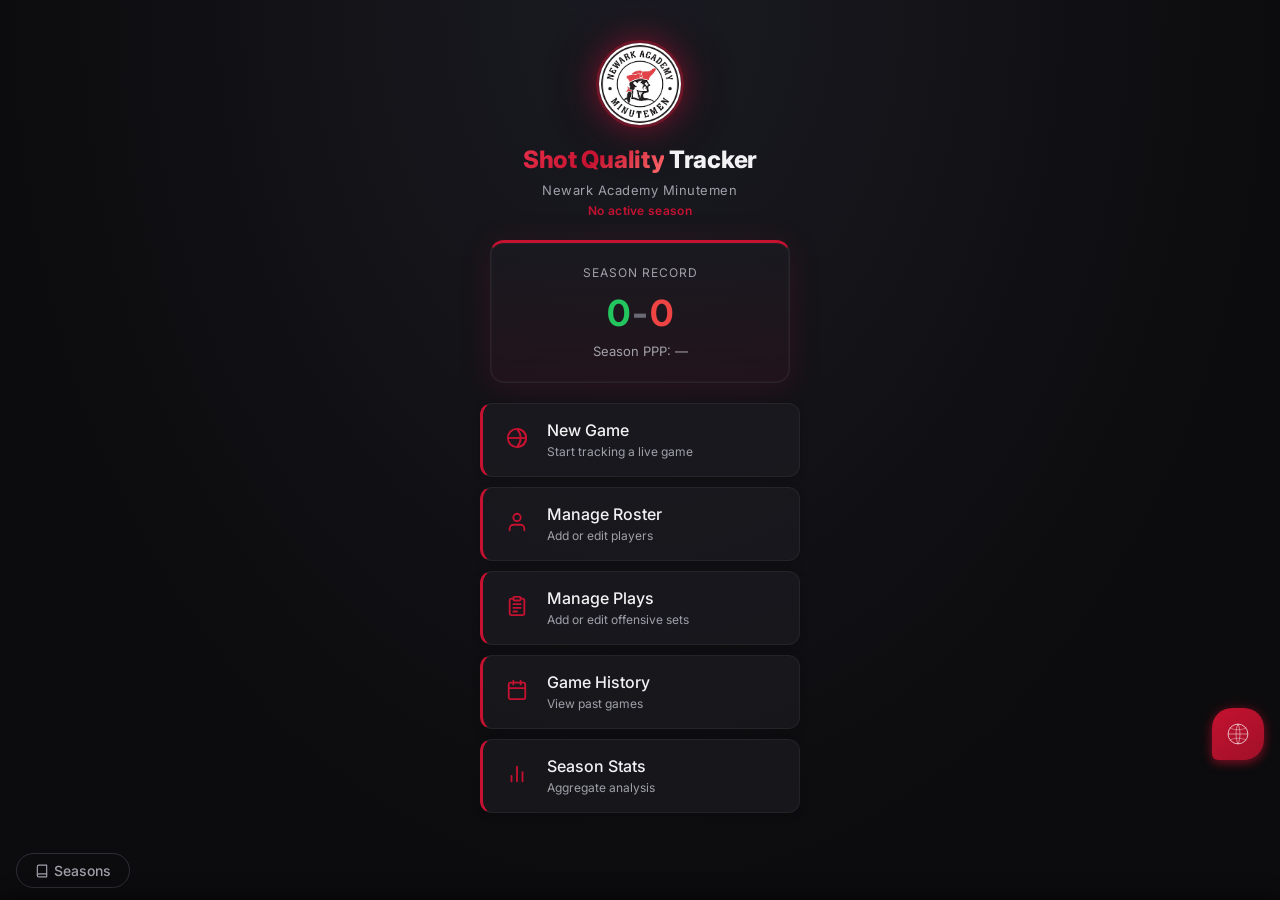
<file: index.html>
<!DOCTYPE html>
<html lang="en">
<head>
    <meta charset="UTF-8">
    <meta name="viewport" content="width=device-width, initial-scale=1.0">
    <title>NA Shot Quality Tracker</title>
    <link rel="manifest" href="manifest.json">
    <meta name="theme-color" content="#0c0c0e">
    <meta name="apple-mobile-web-app-capable" content="yes">
    <meta name="apple-mobile-web-app-status-bar-style" content="black-translucent">
    <link rel="apple-touch-icon" href="icons/icon-192.png">
    <link rel="stylesheet" href="css/variables.css">
    <link rel="stylesheet" href="css/screens.css">
    <link rel="stylesheet" href="css/components.css">
    <link rel="stylesheet" href="css/assistant.css">
</head>
<body>
<div id="app">

    <!-- ===== HOME SCREEN ===== -->
    <div id="home-screen" class="screen active">
        <div class="app-header">
            <img src="icons/na-logo.png" alt="NA" class="na-logo-img">
            <h1><span>Shot Quality</span> Tracker</h1>
            <div class="subtitle">Newark Academy Minutemen</div>
            <div class="active-season-label" id="home-season-name"></div>
        </div>
        <div class="season-record-card">
            <div class="label">Season Record</div>
            <div class="record">
                <span class="wins" id="season-wins">0</span><span class="sep">-</span><span class="losses" id="season-losses">0</span>
            </div>
            <div class="ppp" id="season-ppp">Season PPP: —</div>
        </div>
        <div class="resume-game-banner" id="resume-game-banner" style="display:none;"></div>
        <div class="home-menu">
            <button class="menu-btn" id="btn-new-game">
                <span class="icon"><svg width="22" height="22" viewBox="0 0 24 24" fill="none" stroke="currentColor" stroke-width="2"><circle cx="12" cy="12" r="10"/><path d="M12 2a10 10 0 0 1 0 20"/><path d="M2 12h20"/><path d="M12 2c2.5 3 4 6.5 4 10s-1.5 7-4 10"/></svg></span>
                <span class="btn-label">New Game<br><span class="btn-sub">Start tracking a live game</span></span>
            </button>
            <button class="menu-btn" id="btn-roster">
                <span class="icon"><svg width="22" height="22" viewBox="0 0 24 24" fill="none" stroke="currentColor" stroke-width="2" stroke-linecap="round" stroke-linejoin="round"><path d="M20 21v-2a4 4 0 0 0-4-4H8a4 4 0 0 0-4 4v2"/><circle cx="12" cy="7" r="4"/></svg></span>
                <span class="btn-label">Manage Roster<br><span class="btn-sub">Add or edit players</span></span>
            </button>
            <button class="menu-btn" id="btn-plays">
                <span class="icon"><svg width="22" height="22" viewBox="0 0 24 24" fill="none" stroke="currentColor" stroke-width="2" stroke-linecap="round" stroke-linejoin="round"><path d="M16 4h2a2 2 0 0 1 2 2v14a2 2 0 0 1-2 2H6a2 2 0 0 1-2-2V6a2 2 0 0 1 2-2h2"/><rect x="8" y="2" width="8" height="4" rx="1" ry="1"/><line x1="8" y1="10" x2="16" y2="10"/><line x1="8" y1="14" x2="16" y2="14"/><line x1="8" y1="18" x2="12" y2="18"/></svg></span>
                <span class="btn-label">Manage Plays<br><span class="btn-sub">Add or edit offensive sets</span></span>
            </button>
            <button class="menu-btn" id="btn-history">
                <span class="icon"><svg width="22" height="22" viewBox="0 0 24 24" fill="none" stroke="currentColor" stroke-width="2" stroke-linecap="round" stroke-linejoin="round"><rect x="3" y="4" width="18" height="18" rx="2" ry="2"/><line x1="16" y1="2" x2="16" y2="6"/><line x1="8" y1="2" x2="8" y2="6"/><line x1="3" y1="10" x2="21" y2="10"/></svg></span>
                <span class="btn-label">Game History<br><span class="btn-sub">View past games</span></span>
            </button>
            <button class="menu-btn" id="btn-season">
                <span class="icon"><svg width="22" height="22" viewBox="0 0 24 24" fill="none" stroke="currentColor" stroke-width="2" stroke-linecap="round" stroke-linejoin="round"><line x1="18" y1="20" x2="18" y2="10"/><line x1="12" y1="20" x2="12" y2="4"/><line x1="6" y1="20" x2="6" y2="14"/></svg></span>
                <span class="btn-label">Season Stats<br><span class="btn-sub">Aggregate analysis</span></span>
            </button>
        </div>
        <button class="seasons-corner-btn" id="btn-seasons-mgr">
            <svg width="14" height="14" viewBox="0 0 24 24" fill="none" stroke="currentColor" stroke-width="2" stroke-linecap="round" stroke-linejoin="round"><path d="M4 19.5A2.5 2.5 0 0 1 6.5 17H20"/><path d="M6.5 2H20v20H6.5A2.5 2.5 0 0 1 4 19.5v-15A2.5 2.5 0 0 1 6.5 2z"/></svg>
            Seasons
        </button>
    </div>

    <!-- ===== ROSTER SCREEN ===== -->
    <div id="roster-screen" class="screen">
        <div class="top-bar">
            <button class="back-btn" id="roster-back">&larr; Back</button>
            <span class="title">Roster</span>
            <span style="width:50px"></span>
        </div>
        <div class="roster-list" id="roster-list"></div>
        <div class="add-player-bar">
            <input type="text" id="roster-num-input" class="number-input" placeholder="#" maxlength="3" inputmode="numeric">
            <input type="text" id="roster-name-input" placeholder="Player name">
            <button class="btn btn-primary" id="roster-add-btn">Add</button>
        </div>
    </div>

    <!-- ===== PLAYS SCREEN ===== -->
    <div id="plays-screen" class="screen">
        <div class="top-bar">
            <button class="back-btn" id="plays-back">&larr; Back</button>
            <span class="title">Plays</span>
            <span style="width:50px"></span>
        </div>
        <div class="roster-list" id="plays-list"></div>
        <div class="add-player-bar">
            <input type="text" id="plays-name-input" placeholder="Play name (e.g. Motion)">
            <button class="btn btn-primary" id="plays-add-btn">Add</button>
        </div>
    </div>

    <!-- ===== GAME SETUP SCREEN ===== -->
    <div id="setup-screen" class="screen">
        <div class="top-bar">
            <button class="back-btn" id="setup-back">&larr; Back</button>
            <span class="title">New Game</span>
            <span style="width:50px"></span>
        </div>
        <div class="setup-form">
            <div class="form-group">
                <label>Opponent</label>
                <input type="text" id="setup-opponent" placeholder="e.g. Millburn">
            </div>
            <div class="form-group">
                <label>Date</label>
                <input type="date" id="setup-date">
            </div>
            <div class="form-group">
                <label>Location</label>
                <div class="toggle-group">
                    <button class="active">Home</button>
                    <button>Away</button>
                </div>
            </div>
            <div style="flex:1"></div>
            <button class="btn btn-primary btn-block btn-lg" onclick="SQT.Game.startGame()">Start Game</button>
        </div>
    </div>

    <!-- ===== TRACKING SCREEN ===== -->
    <div id="tracking-screen" class="screen">
        <div class="score-popup" id="score-popup"></div>
        <div class="quarter-splash" id="quarter-splash"><div class="splash-text" id="splash-text"></div></div>
        <div class="tracking-top">
            <span class="game-info" id="tracking-game-info">vs Opponent</span>
            <div class="quarter-selector">
                <button class="active">Q1</button>
                <button>Q2</button>
                <button>Q3</button>
                <button>Q4</button>
                <button>OT</button>
            </div>
            <div class="mini-stats">
                <span>Poss: <span class="stat-val" id="mini-poss">0</span></span>
                <span>PTS: <span class="stat-val" id="mini-pts">0</span></span>
                <span>PPP: <span class="stat-val" id="mini-ppp">—</span></span>
                <span>FG: <span class="stat-val" id="mini-fg">—</span></span>
                <span class="streak-badge" id="streak-badge"></span>
            </div>
        </div>
        <div class="momentum-dots" id="momentum-dots"></div>
        <div class="tracking-breadcrumb" id="tracking-breadcrumb"></div>
        <div class="tap-flow" id="tap-flow-area">
            <!-- Dynamic content rendered by tracker.js -->
        </div>
        <div id="timeout-bar"></div>
        <div class="tracking-bottom">
            <button id="tracking-undo-btn" class="bottom-btn undo-btn">Undo</button>
            <button id="tracking-playlist-btn" class="bottom-btn playlist-btn">Play List</button>
            <button id="tracking-dashboard-btn" class="bottom-btn stats-btn">Stats</button>
            <button id="tracking-end-btn" class="bottom-btn end-btn">End</button>
        </div>
    </div>

    <!-- ===== DASHBOARD SCREEN ===== -->
    <div id="dashboard-screen" class="screen">
        <div class="top-bar">
            <button class="back-btn" id="dashboard-back">&larr; Back</button>
            <span class="title" id="dashboard-title">Dashboard</span>
            <button class="action-btn" id="dashboard-export-btn">Export</button>
        </div>
        <div class="dashboard-tabs">
            <button data-tab="player" class="active">By Player</button>
            <button data-tab="type">By Type</button>
            <button data-tab="play">By Play</button>
            <button data-tab="quarter">By Quarter</button>
            <button data-tab="grade">By Grade</button>
            <button data-tab="wl" class="wl-tab">W / L</button>
        </div>
        <div class="dashboard-content" id="dashboard-content"></div>
    </div>

    <!-- ===== POST-GAME SCREEN ===== -->
    <div id="postgame-screen" class="screen">
        <div class="top-bar">
            <button class="back-btn" id="postgame-back">&#8592; Back</button>
            <span class="title">Game Over</span>
            <span style="width:50px"></span>
        </div>
        <div class="post-game-form">
            <div id="postgame-opponent" style="font-size:18px;color:var(--text-secondary);"></div>
            <div class="score-entry">
                <div class="score-team">
                    <div class="team-label" id="postgame-us-label">NA</div>
                    <input type="number" id="score-us" inputmode="numeric" placeholder="0">
                </div>
                <div class="vs">vs</div>
                <div class="score-team">
                    <div class="team-label" id="postgame-them-label">Them</div>
                    <input type="number" id="score-them" inputmode="numeric" placeholder="0">
                </div>
            </div>
            <button class="btn btn-primary btn-lg" onclick="SQT.Game.savePostGame()">Save Game</button>
        </div>
    </div>

    <!-- ===== GAME HISTORY SCREEN ===== -->
    <div id="history-screen" class="screen">
        <div class="top-bar">
            <button class="back-btn" id="history-back">&larr; Back</button>
            <span class="title">Game History</span>
            <span style="width:50px"></span>
        </div>
        <div class="history-list" id="history-list"></div>
    </div>

    <!-- ===== SEASON MANAGER SCREEN ===== -->
    <div id="seasons-screen" class="screen">
        <div class="top-bar">
            <button class="back-btn" id="seasons-back">&larr; Back</button>
            <span class="title">Seasons</span>
            <span style="width:50px"></span>
        </div>
        <div class="seasons-content" id="seasons-content"></div>
        <div class="seasons-bottom">
            <button class="btn btn-primary btn-block btn-lg" id="btn-new-season">+ New Season</button>
            <button class="btn btn-block" id="btn-restore-backup" style="margin-top:8px;color:var(--text-secondary);font-size:14px;">Restore from Backup</button>
        </div>
    </div>

</div><!-- /app -->

<!-- Toast -->
<div class="toast" id="toast"></div>

<!-- Scripts (order matters) -->
<script src="js/storage.js"></script>
<script src="js/roster.js"></script>
<script src="js/plays.js"></script>
<script src="js/game.js"></script>
<script src="js/tracker.js"></script>
<script src="js/dashboard.js"></script>
<script src="js/export.js"></script>
<script src="js/app.js"></script>
<script defer src="lib/chart.min.js"></script>
<script defer src="lib/html2canvas.min.js"></script>
<script defer src="js/assistant-context.js"></script>
<script defer src="js/assistant-api.js"></script>
<script defer src="js/assistant.js"></script>

<!-- Export button binding -->
<script>
document.getElementById('dashboard-export-btn').addEventListener('click', function(e) {
    e.stopPropagation();
    // Show export options
    var menu = document.createElement('div');
    menu.style.cssText = 'position:fixed;inset:0;z-index:50;display:flex;align-items:center;justify-content:center;background:rgba(0,0,0,0.4);';
    menu.innerHTML = '<div style="background:var(--bg-secondary);border:1px solid var(--border);border-radius:12px;padding:16px;width:260px;display:flex;flex-direction:column;gap:8px;">' +
        '<div style="font-size:15px;font-weight:600;text-align:center;margin-bottom:4px;">Export Data</div>' +
        '<button class="btn btn-block" id="export-csv">Export as CSV (Excel)</button>' +
        '<button class="btn btn-block" id="export-json">Export as JSON</button>' +
        '<button class="btn btn-block" id="export-cancel" style="color:var(--text-secondary);">Cancel</button>' +
    '</div>';
    document.body.appendChild(menu);

    var game = SQT.Dashboard.game;
    document.getElementById('export-csv').addEventListener('click', function() {
        SQT.Export.exportCSV(game);
        document.body.removeChild(menu);
    });
    document.getElementById('export-json').addEventListener('click', function() {
        SQT.Export.exportJSON(game);
        document.body.removeChild(menu);
    });
    document.getElementById('export-cancel').addEventListener('click', function() {
        document.body.removeChild(menu);
    });
    menu.addEventListener('click', function(ev) {
        if (ev.target === menu) document.body.removeChild(menu);
    });
});
</script>
<script>
if ('serviceWorker' in navigator) {
    navigator.serviceWorker.register('./sw.js');
}
</script>
</body>
</html>
</file>
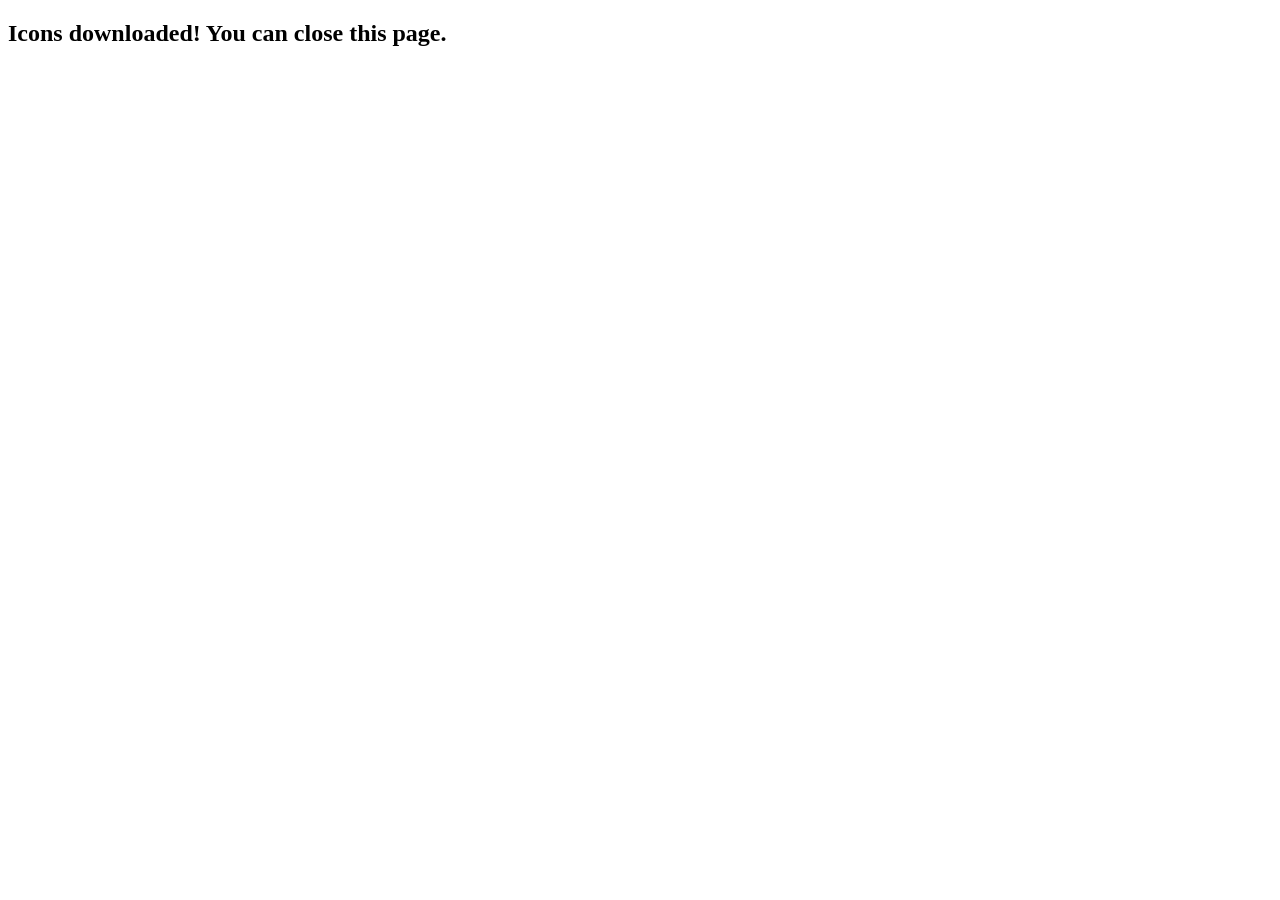
<file: icons/generate.html>
<!DOCTYPE html>
<html>
<body>
<canvas id="c" width="512" height="512"></canvas>
<script>
// Generate app icon as PNG
var sizes = [192, 512];
sizes.forEach(function(size) {
    var c = document.createElement('canvas');
    c.width = size; c.height = size;
    var ctx = c.getContext('2d');

    // Background
    ctx.fillStyle = '#0a0a12';
    ctx.beginPath();
    ctx.roundRect(0, 0, size, size, size * 0.18);
    ctx.fill();

    // Basketball circle
    var cx = size / 2, cy = size * 0.42, r = size * 0.22;
    ctx.beginPath();
    ctx.arc(cx, cy, r, 0, Math.PI * 2);
    ctx.fillStyle = '#f97316';
    ctx.fill();
    ctx.strokeStyle = '#cc5500';
    ctx.lineWidth = size * 0.015;
    ctx.stroke();

    // Ball lines
    ctx.beginPath();
    ctx.moveTo(cx - r, cy);
    ctx.lineTo(cx + r, cy);
    ctx.strokeStyle = '#cc5500';
    ctx.lineWidth = size * 0.012;
    ctx.stroke();

    ctx.beginPath();
    ctx.moveTo(cx, cy - r);
    ctx.lineTo(cx, cy + r);
    ctx.stroke();

    // Checkmark
    var checkSize = size * 0.15;
    var checkX = cx - checkSize * 0.3;
    var checkY = cy + r + size * 0.12;
    ctx.beginPath();
    ctx.moveTo(checkX - checkSize * 0.4, checkY);
    ctx.lineTo(checkX, checkY + checkSize * 0.4);
    ctx.lineTo(checkX + checkSize * 0.6, checkY - checkSize * 0.3);
    ctx.strokeStyle = '#22c55e';
    ctx.lineWidth = size * 0.035;
    ctx.lineCap = 'round';
    ctx.lineJoin = 'round';
    ctx.stroke();

    // "SQT" text
    ctx.fillStyle = '#4a9eff';
    ctx.font = 'bold ' + (size * 0.1) + 'px -apple-system, sans-serif';
    ctx.textAlign = 'center';
    ctx.fillText('SQT', cx, size * 0.92);

    // Download
    var link = document.createElement('a');
    link.download = 'icon-' + size + '.png';
    link.href = c.toDataURL('image/png');
    link.click();
});
document.body.innerHTML = '<h2>Icons downloaded! You can close this page.</h2>';
</script>
</body>
</html>
</file>
<file: css/variables.css>
/* Inter — body + UI fonts */
@import url('https://fonts.googleapis.com/css2?family=Inter:wght@400;500;600;700;800;900&display=swap');

/* Dark theme variables and global resets */
:root {
    /* Newark Academy Minutemen — Crimson, Black & White */
    --bg-primary: #0c0c0e;
    --bg-secondary: #151517;
    --bg-card: #1c1c20;
    --bg-input: #222228;
    --border: #2e2e36;
    --border-light: #3e3e48;
    --text-primary: #f2f2f4;
    --text-secondary: #a0a0aa;
    --text-muted: #6a6a74;
    --accent: #c41230;
    --accent-hover: #a80e28;
    --accent-bg: rgba(196, 18, 48, 0.15);
    --green: #22c55e;
    --green-bg: rgba(34, 197, 94, 0.15);
    --red: #ef4444;
    --red-bg: rgba(239, 68, 68, 0.15);
    --gold: #f59e0b;
    --gold-bg: rgba(245, 158, 11, 0.15);
    --silver: #94a3b8;
    --silver-bg: rgba(148, 163, 184, 0.15);
    --bronze: #d97706;
    --bronze-bg: rgba(217, 119, 6, 0.15);
    --orange: #f97316;
    --purple: #a855f7;

    /* Glass card styles (no backdrop-filter for performance) */
    --glass-bg: rgba(28, 28, 35, 0.65);
    --glass-border: rgba(255, 255, 255, 0.06);
    --glass-highlight: rgba(255, 255, 255, 0.03);
}

*, *::before, *::after {
    box-sizing: border-box;
    margin: 0;
    padding: 0;
    -webkit-tap-highlight-color: transparent;
}

html, body {
    font-family: 'Inter', -apple-system, BlinkMacSystemFont, 'Segoe UI', Roboto, sans-serif;
    background-color: var(--bg-primary);
    background-image: radial-gradient(ellipse at 50% 0%, #1a1a22 0%, var(--bg-primary) 70%);
    color: var(--text-primary);
    height: 100%;
    width: 100%;
    overflow: hidden;
    user-select: none;
    -webkit-user-select: none;
    font-size: 16px;
    line-height: 1.4;
}

button {
    font-family: inherit;
    font-size: inherit;
    border: none;
    cursor: pointer;
    outline: none;
    -webkit-tap-highlight-color: transparent;
    touch-action: manipulation;
}

input {
    font-family: inherit;
    font-size: inherit;
    outline: none;
    border: none;
}

::-webkit-scrollbar {
    width: 4px;
}
::-webkit-scrollbar-track {
    background: transparent;
}
::-webkit-scrollbar-thumb {
    background: var(--border);
    border-radius: 2px;
}
</file>
<file: css/screens.css>
/* Screen layouts */
#app {
    height: 100%;
    width: 100%;
    display: flex;
    flex-direction: column;
    overflow: hidden;
}

.screen {
    display: none;
    flex-direction: column;
    height: 100%;
    width: 100%;
    overflow-y: auto;
    opacity: 0;
    transform: scale(0.97) translateY(8px);
}
.screen.active {
    display: flex;
    animation: screenIn 0.3s cubic-bezier(0.2, 0.9, 0.3, 1) forwards;
}
@keyframes screenIn {
    from { opacity: 0; transform: scale(0.97) translateY(8px); }
    to { opacity: 1; transform: scale(1) translateY(0); }
}

/* Top bar (shared across screens) */
.top-bar {
    display: flex;
    align-items: center;
    justify-content: space-between;
    padding: 12px 16px;
    background: rgba(21, 21, 23, 0.9);
    border-bottom: 1px solid var(--glass-border);
    min-height: 48px;
    flex-shrink: 0;
}
.top-bar .back-btn {
    background: none;
    color: var(--accent);
    font-size: 15px;
    padding: 4px 0;
}
.top-bar .title {
    font-size: 17px;
    font-weight: 600;
}
.top-bar .action-btn {
    background: none;
    color: var(--accent);
    font-size: 15px;
    padding: 4px 0;
}

/* ===== HOME SCREEN ===== */
#home-screen {
    align-items: center;
    padding: 24px 16px;
    padding-bottom: 48px;
    gap: 20px;
    position: relative;
}
.seasons-corner-btn {
    position: absolute;
    bottom: 12px;
    left: 16px;
    display: flex;
    align-items: center;
    gap: 5px;
    background: none;
    border: 1px solid var(--border);
    border-radius: 20px;
    padding: 8px 18px;
    font-size: 14px;
    font-weight: 500;
    color: var(--text-secondary);
    transition: transform 0.1s ease, background 0.15s ease;
}
.seasons-corner-btn:active,
.seasons-corner-btn.tapped {
    background: var(--bg-input);
    color: var(--text-primary);
    transform: scale(0.95);
}
#home-screen .app-header {
    text-align: center;
    margin-top: 16px;
}
#home-screen .app-header .na-logo-img {
    width: 88px;
    height: 88px;
    border-radius: 50%;
    margin-bottom: 10px;
    object-fit: cover;
    border: 3px solid rgba(196, 18, 48, 0.5);
    box-shadow: 0 0 24px rgba(196, 18, 48, 0.4), 0 0 48px rgba(196, 18, 48, 0.15), 0 0 80px rgba(196, 18, 48, 0.08);
    animation: logoPulse 3s ease-in-out infinite;
}
@keyframes logoPulse {
    0%, 100% { box-shadow: 0 0 24px rgba(196, 18, 48, 0.4), 0 0 48px rgba(196, 18, 48, 0.15), 0 0 80px rgba(196, 18, 48, 0.08); }
    50% { box-shadow: 0 0 32px rgba(196, 18, 48, 0.55), 0 0 64px rgba(196, 18, 48, 0.2), 0 0 96px rgba(196, 18, 48, 0.1); }
}
.active-season-label {
    font-size: 12px;
    color: var(--accent);
    font-weight: 600;
    margin-top: 4px;
    letter-spacing: 0.3px;
}
#home-screen .app-header h1 {
    font-size: 24px;
    font-weight: 800;
    margin-bottom: 4px;
    letter-spacing: -0.3px;
}
#home-screen .app-header h1 span {
    background: linear-gradient(135deg, #e8304a 0%, var(--accent) 50%, #ff6b6b 100%);
    -webkit-background-clip: text;
    -webkit-text-fill-color: transparent;
    background-clip: text;
}
#home-screen .app-header .subtitle {
    color: var(--text-secondary);
    font-size: 13px;
    letter-spacing: 0.5px;
}
.season-record-card {
    background: linear-gradient(180deg, var(--glass-bg) 0%, rgba(196, 18, 48, 0.08) 100%);
    border: 1px solid var(--glass-border);
    border-top: 3px solid var(--accent);
    border-radius: 14px;
    padding: 22px 32px;
    text-align: center;
    width: 100%;
    max-width: 300px;
    box-shadow: 0 4px 32px rgba(196, 18, 48, 0.15), 0 0 0 1px rgba(255,255,255,0.03) inset;
}
.season-record-card .label {
    font-size: 12px;
    color: var(--text-secondary);
    text-transform: uppercase;
    letter-spacing: 1px;
    margin-bottom: 6px;
}
.season-record-card .record {
    font-size: 36px;
    font-weight: 700;
}
.season-record-card .record .wins { color: var(--green); }
.season-record-card .record .sep { color: var(--text-muted); margin: 0 2px; }
.season-record-card .record .losses { color: var(--red); }
.season-record-card .ppp {
    font-size: 13px;
    color: var(--text-secondary);
    margin-top: 4px;
}

/* Resume game banner */
.resume-game-banner {
    display: flex;
    align-items: center;
    justify-content: space-between;
    width: 100%;
    max-width: 320px;
    padding: 14px 16px;
    background: linear-gradient(135deg, rgba(34, 197, 94, 0.12) 0%, rgba(34, 197, 94, 0.06) 100%);
    border: 2px solid var(--green);
    border-radius: 12px;
    cursor: pointer;
    animation: resumePulse 2s ease-in-out infinite;
}
.resume-game-banner:active {
    transform: scale(0.97);
}
.resume-info {
    flex: 1;
}
.resume-title {
    font-size: 16px;
    font-weight: 700;
    color: var(--green);
}
.resume-detail {
    font-size: 12px;
    color: var(--text-secondary);
    margin-top: 2px;
}
.resume-arrow {
    font-size: 24px;
    color: var(--green);
    font-weight: 700;
}
@keyframes resumePulse {
    0%, 100% { box-shadow: 0 0 0 0 rgba(34, 197, 94, 0.2); }
    50% { box-shadow: 0 0 16px 4px rgba(34, 197, 94, 0.15); }
}

.home-menu {
    display: flex;
    flex-direction: column;
    gap: 10px;
    width: 100%;
    max-width: 320px;
}
.home-menu .menu-btn {
    display: flex;
    align-items: center;
    gap: 12px;
    background: var(--glass-bg);
    border: 1px solid var(--glass-border);
    border-left: 3px solid var(--accent);
    border-radius: 12px;
    padding: 16px;
    color: var(--text-primary);
    font-size: 16px;
    font-weight: 500;
    text-align: left;
    transition: transform 0.15s ease, box-shadow 0.2s ease, background 0.2s ease, border-color 0.2s ease;
    box-shadow: 0 2px 8px rgba(0, 0, 0, 0.2);
}
.home-menu .menu-btn:active,
.home-menu .menu-btn.tapped {
    background: rgba(196, 18, 48, 0.1);
    transform: scale(0.97);
    box-shadow: 0 0 20px rgba(196, 18, 48, 0.25);
    border-color: rgba(196, 18, 48, 0.3);
}
.home-menu .menu-btn .icon {
    font-size: 22px;
    width: 36px;
    text-align: center;
    flex-shrink: 0;
    color: var(--accent);
}
.home-menu .menu-btn .btn-label {
    flex: 1;
}
.home-menu .menu-btn .btn-sub {
    font-size: 12px;
    color: var(--text-secondary);
    font-weight: 400;
}

/* ===== ROSTER SCREEN ===== */
.roster-list {
    flex: 1;
    overflow-y: auto;
    padding: 8px 16px;
}
.roster-item {
    display: flex;
    align-items: center;
    gap: 12px;
    padding: 12px;
    background: var(--glass-bg);
    border: 1px solid var(--glass-border);
    border-radius: 10px;
    margin-bottom: 8px;
    box-shadow: 0 2px 6px rgba(0, 0, 0, 0.15);
}
.roster-item .jersey {
    width: 40px;
    height: 40px;
    border-radius: 50%;
    background: #1a1a1e;
    color: var(--accent);
    border: 2px solid var(--accent);
    display: flex;
    align-items: center;
    justify-content: center;
    font-weight: 700;
    font-size: 16px;
    flex-shrink: 0;
}
.roster-item .player-info {
    flex: 1;
}
.roster-item .player-name {
    font-weight: 500;
    font-size: 15px;
}
.roster-item .player-number {
    font-size: 12px;
    color: var(--text-secondary);
}
.roster-item .roster-actions {
    display: flex;
    gap: 8px;
}
.roster-item .roster-actions button {
    background: none;
    color: var(--text-secondary);
    font-size: 18px;
    padding: 6px;
}
.roster-item .roster-actions .delete-btn { color: var(--red); }
.roster-item .roster-actions .move-btn {
    font-size: 14px;
    color: var(--text-muted);
}

/* Player drill-down overlay */
.player-drill-overlay {
    position: fixed;
    inset: 0;
    background: var(--bg-primary);
    z-index: 50;
    display: flex;
    flex-direction: column;
}
.player-drill-overlay .top-bar { flex-shrink: 0; }
.player-drill-content {
    flex: 1;
    overflow-y: auto;
    padding: 12px;
}

.roster-empty {
    text-align: center;
    color: var(--text-muted);
    padding: 40px 16px;
    font-size: 14px;
}

.add-player-bar {
    display: flex;
    gap: 8px;
    padding: 12px 16px;
    background: var(--bg-secondary);
    border-top: 1px solid var(--border);
    flex-shrink: 0;
}
.add-player-bar input {
    flex: 1;
    background: var(--bg-input);
    border: 1px solid var(--border);
    border-radius: 8px;
    padding: 10px 12px;
    color: var(--text-primary);
    font-size: 15px;
}
.add-player-bar input::placeholder { color: var(--text-muted); }
.add-player-bar .number-input {
    width: 60px;
    text-align: center;
}

/* ===== GAME SETUP SCREEN ===== */
.setup-form {
    flex: 1;
    padding: 20px 16px;
    display: flex;
    flex-direction: column;
    gap: 16px;
}
.form-group {
    display: flex;
    flex-direction: column;
    gap: 6px;
}
.form-group label {
    font-size: 13px;
    color: var(--text-secondary);
    text-transform: uppercase;
    letter-spacing: 0.5px;
}
.form-group input[type="text"],
.form-group input[type="date"] {
    background: var(--bg-input);
    border: 1px solid var(--border);
    border-radius: 8px;
    padding: 12px;
    color: var(--text-primary);
    font-size: 16px;
}
.form-group input::placeholder { color: var(--text-muted); }
.toggle-group {
    display: flex;
    gap: 0;
    border: 1px solid var(--border);
    border-radius: 8px;
    overflow: hidden;
}
.toggle-group button {
    flex: 1;
    padding: 12px;
    background: var(--bg-input);
    color: var(--text-secondary);
    font-size: 15px;
    font-weight: 500;
    border-right: 1px solid var(--border);
}
.toggle-group button:last-child { border-right: none; }
.toggle-group button.active {
    background: var(--accent);
    color: #fff;
}

/* ===== TRACKING SCREEN ===== */
.tracking-top {
    display: flex;
    align-items: center;
    justify-content: space-between;
    padding: 8px 12px;
    background: rgba(21, 21, 23, 0.85);
    -webkit-backdrop-filter: blur(12px);
    backdrop-filter: blur(12px);
    border-bottom: 1px solid rgba(46, 46, 54, 0.6);
    flex-shrink: 0;
    gap: 8px;
    flex-wrap: wrap;
}
.tracking-top .game-info {
    font-size: 13px;
    color: var(--text-secondary);
    font-weight: 500;
}
.quarter-selector {
    display: flex;
    gap: 6px;
}
.quarter-selector button {
    padding: 10px 16px;
    border-radius: 10px;
    background: var(--glass-bg);
    color: var(--text-secondary);
    font-size: 16px;
    font-weight: 700;
    border: 2px solid rgba(255, 255, 255, 0.08);
    transition: transform 0.1s ease, background 0.15s ease, border-color 0.15s ease, box-shadow 0.15s ease;
}
.quarter-selector button:active,
.quarter-selector button.tapped {
    transform: scale(0.93);
}
.quarter-selector button.active {
    background: linear-gradient(135deg, var(--accent) 0%, #a80e28 100%);
    color: #fff;
    border-color: rgba(196, 18, 48, 0.6);
    box-shadow: 0 4px 16px rgba(196, 18, 48, 0.35), 0 0 32px rgba(196, 18, 48, 0.1);
}
.mini-stats {
    display: flex;
    gap: 12px;
    font-size: 12px;
    color: var(--text-secondary);
}
.mini-stats .stat-val {
    color: var(--text-primary);
    font-weight: 600;
    display: inline-block;
    transition: transform 0.2s ease;
}
.mini-stats .stat-val.bump {
    animation: statBump 0.3s ease;
}
@keyframes statBump {
    0% { transform: scale(1); }
    40% { transform: scale(1.25); color: var(--accent); }
    100% { transform: scale(1); }
}
/* Momentum dot trend */
.momentum-dots {
    display: flex;
    align-items: center;
    justify-content: center;
    gap: 4px;
    padding: 6px 12px;
    min-height: 18px;
    flex-shrink: 0;
    flex-wrap: wrap;
}
.m-dot {
    width: 8px;
    height: 8px;
    border-radius: 50%;
    display: inline-block;
    animation: dotAppear 0.3s ease forwards;
}
.m-dot.dot-made {
    background: var(--green);
    box-shadow: 0 0 6px rgba(34, 197, 94, 0.5);
}
.m-dot.dot-miss {
    background: var(--red);
    box-shadow: 0 0 6px rgba(239, 68, 68, 0.4);
}
@keyframes dotAppear {
    from { transform: scale(0); opacity: 0; }
    to { transform: scale(1); opacity: 1; }
}

/* Bottom action bar */
.tracking-bottom {
    display: flex;
    gap: 8px;
    padding: 10px 12px;
    background: rgba(21, 21, 23, 0.85);
    -webkit-backdrop-filter: blur(12px);
    backdrop-filter: blur(12px);
    border-top: 1px solid rgba(46, 46, 54, 0.6);
    flex-shrink: 0;
}
.bottom-btn {
    flex: 1;
    padding: 16px 8px;
    border-radius: 10px;
    font-size: 16px;
    font-weight: 700;
    border: 2px solid var(--border);
    background: var(--bg-card);
    color: var(--text-primary);
    transition: transform 0.1s ease;
}
.bottom-btn:active,
.bottom-btn.tapped {
    transform: scale(0.95);
}

/* ---- Timeout pip strip ---- */
#timeout-bar {
    flex-shrink: 0;
    display: flex;
    align-items: center;
    padding: 4px 16px;
    background: rgba(21, 21, 23, 0.85);
    -webkit-backdrop-filter: blur(12px);
    backdrop-filter: blur(12px);
    border-top: 1px solid rgba(46, 46, 54, 0.6);
    min-height: 52px;
}
.to-bar-inner {
    display: flex;
    width: 100%;
    align-items: center;
    justify-content: space-between;
}
.to-group {
    display: flex;
    align-items: center;
    gap: 4px;
}
.to-label {
    font-size: 11px;
    font-weight: 700;
    letter-spacing: 0.5px;
    margin-right: 4px;
    text-transform: uppercase;
}
.to-label.to-full  { color: var(--gold); }
.to-label.to-short { color: #3b82f6; }
.to-pip {
    width: 44px;
    height: 44px;
    border-radius: 4px;
    border: none;
    transition: background 0.15s ease, transform 0.1s ease;
    flex-shrink: 0;
}
.to-pip:active { transform: scale(0.88); }
.to-pip-full              { background: var(--gold); }
.to-pip-full.to-pip-used  { background: #475569; }
.to-pip-short             { background: #3b82f6; }
.to-pip-short.to-pip-used { background: #475569; }

.bottom-btn.undo-btn {
    background: var(--red-bg);
    border-color: var(--red);
    color: var(--red);
    font-size: 17px;
    box-shadow: 0 2px 10px rgba(239, 68, 68, 0.12);
}
.bottom-btn.playlist-btn {
    background: rgba(74, 158, 255, 0.12);
    border-color: #4a9eff;
    color: #4a9eff;
    box-shadow: 0 2px 10px rgba(74, 158, 255, 0.12);
}
.bottom-btn.stats-btn {
    background: var(--green-bg);
    border-color: var(--green);
    color: var(--green);
    box-shadow: 0 2px 10px rgba(34, 197, 94, 0.12);
}
.bottom-btn.end-btn {
    background: var(--bg-card);
    border-color: var(--border);
    color: var(--text-secondary);
}

/* Play List overlay */
.playlist-overlay {
    position: fixed;
    inset: 0;
    background: var(--bg-primary);
    z-index: 50;
    display: flex;
    flex-direction: column;
}
.playlist-overlay .top-bar {
    flex-shrink: 0;
}
.playlist-items {
    flex: 1;
    overflow-y: auto;
    padding: 8px 12px;
}
.playlist-item {
    display: flex;
    align-items: center;
    gap: 10px;
    padding: 10px 12px;
    background: var(--glass-bg);
    border: 1px solid var(--glass-border);
    border-radius: 10px;
    margin-bottom: 6px;
    font-size: 13px;
}
.playlist-item .pl-num {
    width: 24px;
    height: 24px;
    border-radius: 50%;
    background: var(--bg-input);
    color: var(--text-muted);
    display: flex;
    align-items: center;
    justify-content: center;
    font-size: 11px;
    font-weight: 600;
    flex-shrink: 0;
}
.playlist-item .pl-detail {
    flex: 1;
}
.playlist-item .pl-player {
    font-weight: 600;
}
.playlist-item .pl-shot {
    color: var(--text-secondary);
    font-size: 12px;
}
.playlist-item .pl-result {
    font-weight: 600;
    font-size: 13px;
}
.playlist-item .pl-result.made { color: var(--green); }
.playlist-item .pl-result.missed { color: var(--red); }
.playlist-item .pl-grade {
    font-size: 11px;
    font-weight: 700;
    padding: 2px 6px;
    border-radius: 4px;
}
.playlist-item .pl-grade.gold { background: var(--gold-bg); color: var(--gold); }
.playlist-item .pl-grade.silver { background: var(--silver-bg); color: var(--silver); }
.playlist-item .pl-grade.bronze { background: var(--bronze-bg); color: var(--bronze); }
.playlist-item .pl-edit {
    background: none;
    color: var(--accent);
    font-size: 13px;
    padding: 4px 8px;
}

/* Edit possession overlay */
.edit-poss-overlay {
    position: fixed;
    inset: 0;
    background: rgba(0,0,0,0.6);
    z-index: 60;
    display: flex;
    align-items: center;
    justify-content: center;
    padding: 16px;
}
.edit-poss-box {
    background: var(--bg-secondary);
    border: 1px solid var(--border);
    border-radius: 12px;
    padding: 20px;
    width: 100%;
    max-width: 340px;
}
.edit-poss-box h3 {
    font-size: 16px;
    margin-bottom: 14px;
}
.edit-field {
    margin-bottom: 12px;
}
.edit-field label {
    display: block;
    font-size: 12px;
    color: var(--text-secondary);
    margin-bottom: 4px;
    text-transform: uppercase;
}
.edit-field select {
    width: 100%;
    padding: 10px;
    background: var(--bg-input);
    border: 1px solid var(--border);
    border-radius: 8px;
    color: var(--text-primary);
    font-size: 15px;
    font-family: inherit;
}
.edit-poss-actions {
    display: flex;
    gap: 8px;
    margin-top: 16px;
}

/* Tap flow area */
.tap-flow {
    flex: 1;
    display: flex;
    flex-direction: column;
    overflow: hidden;
}
.tap-prompt {
    text-align: center;
    padding: 12px;
    font-size: 14px;
    color: var(--text-secondary);
    font-weight: 500;
    flex-shrink: 0;
}
.tap-prompt .step-label {
    color: var(--accent);
    font-weight: 700;
}

/* Player grid */
.player-grid {
    display: grid;
    grid-template-columns: repeat(3, 1fr);
    gap: 10px;
    padding: 10px 12px;
    flex: 1;
    align-content: start;
    overflow-y: auto;
}
.player-grid .player-btn {
    display: flex;
    flex-direction: column;
    align-items: center;
    justify-content: center;
    padding: 16px 8px;
    border-radius: 12px;
    background: var(--glass-bg);
    border: 2px solid rgba(255, 255, 255, 0.08);
    color: var(--text-primary);
    gap: 4px;
    min-height: 76px;
    transition: transform 0.12s ease, border-color 0.2s ease, box-shadow 0.2s ease, background 0.2s ease;
    box-shadow: 0 2px 6px rgba(0, 0, 0, 0.15);
    touch-action: manipulation;
    -webkit-user-select: none;
    user-select: none;
}
.player-grid .player-btn:active,
.player-grid .player-btn.tapped {
    border-color: var(--accent);
    background: rgba(196, 18, 48, 0.12);
    transform: scale(0.93);
    box-shadow: 0 0 16px rgba(196, 18, 48, 0.3), 0 0 32px rgba(196, 18, 48, 0.1);
}
.player-grid .player-btn .num {
    font-size: 22px;
    font-weight: 700;
}
.player-grid .player-btn .name {
    font-size: 10px;
    color: var(--text-secondary);
    overflow: hidden;
    text-overflow: ellipsis;
    white-space: nowrap;
    max-width: 100%;
}

/* Shot type grid */
.shot-grid {
    display: grid;
    grid-template-columns: repeat(2, 1fr);
    gap: 8px;
    padding: 8px 12px;
    flex: 1;
    align-content: start;
    overflow-y: auto;
}
.shot-grid .shot-btn {
    padding: 16px 8px;
    border-radius: 12px;
    background: var(--glass-bg);
    border: 2px solid rgba(255, 255, 255, 0.08);
    color: var(--text-primary);
    font-size: 14px;
    font-weight: 500;
    text-align: center;
    transition: transform 0.12s ease, border-color 0.2s ease, box-shadow 0.2s ease;
    box-shadow: 0 2px 6px rgba(0, 0, 0, 0.15);
}
.shot-grid .shot-btn:active,
.shot-grid .shot-btn.tapped {
    border-color: var(--accent);
    transform: scale(0.96);
}
.shot-grid .shot-btn.turnover {
    border-color: var(--red);
    color: var(--red);
}
.shot-grid .shot-btn.and1 {
    border-color: var(--green);
    color: var(--green);
    background: var(--green-bg);
}
.shot-grid .shot-btn.free-throw {
    border-color: var(--orange);
    color: var(--orange);
}

/* Result buttons */
.result-grid {
    display: grid;
    grid-template-columns: 1fr 1fr;
    gap: 12px;
    padding: 16px;
    flex: 1;
    align-content: center;
}
.result-grid .result-btn {
    padding: 32px 16px;
    border-radius: 12px;
    font-size: 20px;
    font-weight: 700;
    border: 2px solid;
    transition: transform 0.1s ease, box-shadow 0.15s ease;
}
.result-grid .result-btn:active,
.result-grid .result-btn.tapped {
    transform: scale(0.96);
}
.result-grid .result-btn.made {
    background: linear-gradient(135deg, rgba(34, 197, 94, 0.1) 0%, rgba(34, 197, 94, 0.25) 100%);
    border-color: var(--green);
    color: var(--green);
    box-shadow: 0 4px 20px rgba(34, 197, 94, 0.2), 0 0 40px rgba(34, 197, 94, 0.08);
}
.result-grid .result-btn.missed {
    background: linear-gradient(135deg, rgba(239, 68, 68, 0.1) 0%, rgba(239, 68, 68, 0.22) 100%);
    border-color: var(--red);
    color: var(--red);
    box-shadow: 0 4px 20px rgba(239, 68, 68, 0.15), 0 0 40px rgba(239, 68, 68, 0.06);
}

/* FT sub-screen */
.ft-screen {
    display: flex;
    flex-direction: column;
    align-items: center;
    justify-content: center;
    gap: 20px;
    padding: 24px;
    flex: 1;
}
.ft-screen .ft-label {
    font-size: 16px;
    color: var(--text-secondary);
}
.ft-counters {
    display: flex;
    align-items: center;
    gap: 16px;
}
.ft-counter {
    display: flex;
    flex-direction: column;
    align-items: center;
    gap: 8px;
}
.ft-counter .ft-val {
    font-size: 48px;
    font-weight: 700;
    width: 80px;
    text-align: center;
}
.ft-counter .ft-btns {
    display: flex;
    gap: 8px;
}
.ft-counter .ft-btns button {
    width: 40px;
    height: 40px;
    border-radius: 50%;
    background: var(--bg-card);
    border: 1px solid var(--border);
    color: var(--text-primary);
    font-size: 20px;
    font-weight: 600;
}
.ft-of { font-size: 24px; color: var(--text-muted); }

/* Grade buttons */
.grade-grid {
    display: flex;
    flex-direction: column;
    gap: 10px;
    padding: 16px;
    flex: 1;
    justify-content: center;
}
.grade-grid .grade-btn {
    padding: 24px;
    border-radius: 12px;
    font-size: 18px;
    font-weight: 700;
    text-align: center;
    border: 2px solid;
    transition: transform 0.1s ease, box-shadow 0.2s ease;
}
.grade-grid .grade-btn:active,
.grade-grid .grade-btn.tapped {
    transform: scale(0.96);
}
.grade-btn.gold {
    background: linear-gradient(135deg, rgba(245, 158, 11, 0.1) 0%, rgba(245, 158, 11, 0.28) 100%);
    border-color: var(--gold);
    color: var(--gold);
    box-shadow: 0 4px 20px rgba(245, 158, 11, 0.2), 0 0 40px rgba(245, 158, 11, 0.08);
    position: relative;
    overflow: hidden;
}
.grade-btn.gold::after {
    content: '';
    position: absolute;
    top: -50%;
    left: -60%;
    width: 40%;
    height: 200%;
    background: linear-gradient(90deg, transparent, rgba(245, 158, 11, 0.2), transparent);
    transform: skewX(-20deg);
    animation: goldShimmer 2.5s ease-in-out infinite;
}
@keyframes goldShimmer {
    0%, 100% { left: -60%; }
    50% { left: 120%; }
}
.grade-btn.silver {
    background: linear-gradient(135deg, rgba(148, 163, 184, 0.1) 0%, rgba(148, 163, 184, 0.22) 100%);
    border-color: var(--silver);
    color: var(--silver);
    box-shadow: 0 4px 16px rgba(148, 163, 184, 0.12);
    position: relative;
    overflow: hidden;
}
.grade-btn.silver::after {
    content: '';
    position: absolute;
    top: -50%;
    left: -60%;
    width: 40%;
    height: 200%;
    background: linear-gradient(90deg, transparent, rgba(148, 163, 184, 0.12), transparent);
    transform: skewX(-20deg);
    animation: goldShimmer 4s ease-in-out infinite;
}
.grade-btn.bronze {
    background: linear-gradient(135deg, rgba(217, 119, 6, 0.1) 0%, rgba(217, 119, 6, 0.22) 100%);
    border-color: var(--bronze);
    color: var(--bronze);
    box-shadow: 0 4px 16px rgba(217, 119, 6, 0.12);
}
.grade-btn .grade-icon {
    display: inline-block;
    vertical-align: middle;
    margin-right: 8px;
}

/* ===== DASHBOARD SCREEN ===== */
.dashboard-tabs {
    display: flex;
    gap: 6px;
    padding: 8px 10px;
    background: var(--bg-secondary);
    border-bottom: 1px solid var(--border);
    flex-shrink: 0;
    overflow-x: auto;
    -webkit-overflow-scrolling: touch;
}
.dashboard-tabs button {
    flex: 0 0 auto;
    padding: 7px 12px;
    background: rgba(255, 255, 255, 0.04);
    color: var(--text-secondary);
    font-size: 12px;
    font-weight: 600;
    white-space: nowrap;
    border-radius: 20px;
    border: 1px solid transparent;
    transition: all 0.2s ease;
}
.dashboard-tabs button.active {
    background: linear-gradient(135deg, var(--accent) 0%, #a80e28 100%);
    color: #fff;
    border-color: rgba(196, 18, 48, 0.5);
    box-shadow: 0 2px 12px rgba(196, 18, 48, 0.3);
}
.dashboard-tabs button.wl-tab.hidden { display: none; }
.dashboard-content {
    flex: 1;
    overflow-y: auto;
    padding: 12px;
}
.stat-table {
    width: 100%;
    border-collapse: collapse;
    font-size: 13px;
}
.stat-table th {
    text-align: left;
    padding: 10px 6px;
    color: var(--text-secondary);
    font-weight: 600;
    font-size: 11px;
    text-transform: uppercase;
    letter-spacing: 0.3px;
    border-bottom: 2px solid rgba(196, 18, 48, 0.2);
    white-space: nowrap;
}
.stat-table td {
    padding: 10px 6px;
    border-bottom: 1px solid rgba(255, 255, 255, 0.04);
    white-space: nowrap;
}
.stat-table tr:last-child td { border-bottom: none; }
.stat-table tbody tr:nth-child(odd) {
    background: rgba(255, 255, 255, 0.02);
}
.stat-table tbody tr {
    transition: background 0.15s ease, box-shadow 0.15s ease;
}
.stat-table tbody tr:active {
    background: rgba(196, 18, 48, 0.1);
    box-shadow: inset 3px 0 0 var(--accent);
}
.stat-table .num-col { text-align: right; }
.stat-table .highlight { color: var(--accent); font-weight: 700; }

.summary-hero {
    text-align: center;
    margin-bottom: 10px;
    padding: 16px 12px;
    background: linear-gradient(180deg, var(--glass-bg) 0%, rgba(196, 18, 48, 0.08) 100%);
    border: 1px solid var(--glass-border);
    border-radius: 12px;
    box-shadow: 0 4px 32px rgba(196, 18, 48, 0.12);
    position: relative;
    overflow: hidden;
}
.summary-hero::before {
    content: '';
    position: absolute;
    top: 0;
    left: 0;
    right: 0;
    height: 3px;
    background: linear-gradient(90deg, var(--accent), #ff6b6b, var(--accent));
    background-size: 200% 100%;
    animation: heroGradient 3s ease infinite;
}
@keyframes heroGradient {
    0%, 100% { background-position: 0% 50%; }
    50% { background-position: 100% 50%; }
}
.summary-hero .val {
    font-size: 42px;
    font-weight: 900;
    letter-spacing: -1px;
    text-shadow: 0 0 24px rgba(196, 18, 48, 0.3);
}
.summary-hero .lbl {
    font-size: 11px;
    color: var(--text-secondary);
    text-transform: uppercase;
    letter-spacing: 1.5px;
    font-weight: 600;
}
.summary-bar {
    display: flex;
    gap: 6px;
    margin-bottom: 12px;
    flex-wrap: wrap;
}
.summary-stat {
    background: var(--glass-bg);
    border: 1px solid var(--glass-border);
    border-radius: 10px;
    padding: 10px 14px;
    text-align: center;
    flex: 1;
    min-width: 70px;
    box-shadow: 0 2px 8px rgba(0, 0, 0, 0.2);
}
.summary-stat .val {
    font-size: 20px;
    font-weight: 700;
    letter-spacing: -0.5px;
}
.summary-stat .lbl {
    font-size: 10px;
    color: var(--text-secondary);
    text-transform: uppercase;
    margin-top: 2px;
    letter-spacing: 0.5px;
    font-weight: 600;
}

/* ===== POST-GAME SCREEN ===== */
.post-game-form {
    flex: 1;
    display: flex;
    flex-direction: column;
    align-items: center;
    justify-content: center;
    gap: 24px;
    padding: 24px;
}
.score-entry {
    display: flex;
    align-items: center;
    gap: 16px;
}
.score-entry .score-team {
    text-align: center;
}
.score-entry .score-team .team-label {
    font-size: 13px;
    color: var(--text-secondary);
    margin-bottom: 6px;
}
.score-entry .score-team input {
    width: 80px;
    font-size: 32px;
    font-weight: 700;
    text-align: center;
    background: var(--bg-input);
    border: 1px solid var(--border);
    border-radius: 8px;
    padding: 8px;
    color: var(--text-primary);
}
.score-entry .vs { font-size: 18px; color: var(--text-muted); margin-top: 20px; }

/* ===== GAME HISTORY SCREEN ===== */
.history-list {
    flex: 1;
    overflow-y: auto;
    padding: 8px 16px;
}
.history-item {
    display: flex;
    align-items: center;
    gap: 12px;
    padding: 14px 12px;
    background: var(--glass-bg);
    border: 1px solid var(--glass-border);
    border-radius: 10px;
    margin-bottom: 8px;
    transition: transform 0.12s ease, box-shadow 0.15s ease;
    box-shadow: 0 2px 6px rgba(0, 0, 0, 0.15);
}
.history-item:active {
    transform: scale(0.98);
    box-shadow: 0 4px 16px rgba(0, 0, 0, 0.25);
}
.history-item .result-badge {
    width: 36px;
    height: 36px;
    border-radius: 8px;
    display: flex;
    align-items: center;
    justify-content: center;
    font-weight: 700;
    font-size: 14px;
    flex-shrink: 0;
}
.history-item .result-badge.W { background: var(--green-bg); color: var(--green); box-shadow: 0 0 10px rgba(34, 197, 94, 0.2); }
.history-item .result-badge.L { background: var(--red-bg); color: var(--red); box-shadow: 0 0 10px rgba(239, 68, 68, 0.2); }
.history-item .result-badge.T { background: rgba(148, 163, 184, 0.15); color: #94a3b8; box-shadow: 0 0 10px rgba(148, 163, 184, 0.15); }
.history-item .game-details {
    flex: 1;
}
.history-item .game-opp {
    font-weight: 600;
    font-size: 15px;
}
.history-item .game-meta {
    font-size: 12px;
    color: var(--text-secondary);
}
.history-item .game-score {
    font-weight: 600;
    font-size: 15px;
    text-align: right;
}
.history-item .game-ppp {
    font-size: 11px;
    color: var(--text-secondary);
    text-align: right;
}
.history-empty {
    text-align: center;
    color: var(--text-muted);
    padding: 40px;
    font-size: 14px;
}

/* ===== SEASON MANAGER SCREEN ===== */
.seasons-content {
    flex: 1;
    overflow-y: auto;
    padding: 12px 16px;
}
.seasons-bottom {
    padding: 12px 16px;
    background: var(--bg-secondary);
    border-top: 1px solid var(--border);
    flex-shrink: 0;
}
.season-item {
    display: flex;
    align-items: center;
    justify-content: space-between;
    padding: 14px 12px;
    background: var(--glass-bg);
    border: 1px solid var(--glass-border);
    border-radius: 10px;
    margin-bottom: 8px;
    cursor: pointer;
    box-shadow: 0 2px 6px rgba(0, 0, 0, 0.15);
}
.season-item.active {
    border-color: var(--accent);
    border-left: 3px solid var(--accent);
}
.season-info {
    flex: 1;
    min-width: 0;
}
.season-name {
    font-weight: 600;
    font-size: 15px;
    display: flex;
    align-items: center;
    gap: 8px;
    flex-wrap: wrap;
}
.season-meta {
    font-size: 12px;
    color: var(--text-secondary);
    margin-top: 2px;
}
.season-badge {
    font-size: 10px;
    font-weight: 700;
    padding: 2px 8px;
    border-radius: 4px;
    text-transform: uppercase;
    letter-spacing: 0.5px;
    background: var(--bg-input);
    color: var(--text-muted);
}
.season-badge.active {
    background: var(--accent-bg);
    color: var(--accent);
}
.season-badge.ended {
    background: var(--bg-input);
    color: var(--text-muted);
}
.season-actions {
    display: flex;
    gap: 6px;
    flex-shrink: 0;
    margin-left: 8px;
}
.btn-sm {
    padding: 6px 12px;
    border-radius: 6px;
    font-size: 12px;
    font-weight: 600;
    background: var(--bg-input);
    border: 1px solid var(--border);
    color: var(--text-primary);
    cursor: pointer;
}
.btn-sm:active {
    background: var(--bg-card);
}

/* ===== PLAY MANAGEMENT ===== */
.play-icon {
    width: 40px;
    height: 40px;
    border-radius: 50%;
    background: #1a1a1e;
    color: var(--text-secondary);
    border: 2px solid var(--border);
    display: flex;
    align-items: center;
    justify-content: center;
    font-weight: 700;
    font-size: 16px;
    flex-shrink: 0;
}

/* ===== PLAY SELECT GRID (Tracker) ===== */
.play-select-grid {
    display: grid;
    grid-template-columns: repeat(2, 1fr);
    gap: 8px;
    padding: 8px 12px;
    flex: 1;
    align-content: start;
    overflow-y: auto;
}
.play-select-btn {
    padding: 18px 12px;
    border-radius: 12px;
    background: var(--glass-bg);
    border: 2px solid rgba(255, 255, 255, 0.08);
    color: var(--text-primary);
    font-size: 15px;
    font-weight: 600;
    text-align: center;
    transition: transform 0.12s ease, border-color 0.2s ease, box-shadow 0.2s ease;
    box-shadow: 0 2px 6px rgba(0, 0, 0, 0.15);
}
.play-select-btn:active,
.play-select-btn.tapped {
    border-color: var(--accent);
    transform: scale(0.96);
}
.play-select-btn.play-blue {
    border-color: #4a9eff;
    color: #4a9eff;
    background: rgba(74, 158, 255, 0.08);
}
.play-select-btn.play-orange {
    border-color: var(--orange);
    color: var(--orange);
    background: rgba(249, 115, 22, 0.08);
}

/* ===== SCORE TICKER POPUP ===== */
.score-popup {
    position: absolute;
    top: 50%;
    left: 50%;
    transform: translate(-50%, -50%);
    font-size: 72px;
    font-weight: 900;
    z-index: 30;
    pointer-events: none;
    opacity: 0;
    text-shadow: 0 0 40px currentColor;
}
.score-popup.pop-2 {
    color: var(--green);
    animation: scorePop 0.9s ease forwards;
}
.score-popup.pop-3 {
    color: #a855f7;
    animation: scorePop 0.9s ease forwards;
}
.score-popup.pop-ft {
    color: var(--orange);
    animation: scorePop 0.9s ease forwards;
}
@keyframes scorePop {
    0%   { opacity: 0; transform: translate(-50%, -50%) scale(0.3); }
    20%  { opacity: 1; transform: translate(-50%, -50%) scale(1.3); }
    40%  { transform: translate(-50%, -50%) scale(1); opacity: 1; }
    75%  { opacity: 1; transform: translate(-50%, -60%) scale(1); }
    100% { opacity: 0; transform: translate(-50%, -80%) scale(0.8); }
}

/* ===== HOT/COLD STREAK BADGE ===== */
.streak-badge {
    display: none;
    font-size: 14px;
    padding: 1px 6px;
    border-radius: 6px;
    font-weight: 700;
    vertical-align: middle;
    margin-left: 2px;
}
.streak-badge.hot {
    display: inline-block;
    background: rgba(245, 158, 11, 0.15);
    animation: firePulse 1.2s ease-in-out infinite;
}
.streak-badge.cold {
    display: inline-block;
    background: rgba(56, 189, 248, 0.15);
    animation: icePulse 1.5s ease-in-out infinite;
}
@keyframes firePulse {
    0%, 100% { transform: scale(1); }
    50% { transform: scale(1.15); }
}
@keyframes icePulse {
    0%, 100% { opacity: 1; }
    50% { opacity: 0.6; }
}

/* ===== QUARTER TRANSITION SPLASH ===== */
.quarter-splash {
    position: absolute;
    inset: 0;
    z-index: 40;
    display: none;
    align-items: center;
    justify-content: center;
    background: radial-gradient(circle at center, rgba(196, 18, 48, 0.3) 0%, rgba(12, 12, 14, 0.95) 70%);
    pointer-events: none;
}
.quarter-splash.active {
    display: flex;
    animation: splashIn 0.8s ease forwards;
}
.splash-text {
    font-size: 80px;
    font-weight: 900;
    color: #fff;
    text-shadow: 0 0 60px rgba(196, 18, 48, 0.6), 0 0 120px rgba(196, 18, 48, 0.3);
    letter-spacing: 4px;
    opacity: 0;
    transform: scale(0.5);
}
.quarter-splash.active .splash-text {
    animation: splashTextIn 0.8s ease forwards;
}
@keyframes splashIn {
    0%   { opacity: 0; }
    20%  { opacity: 1; }
    80%  { opacity: 1; }
    100% { opacity: 0; }
}
@keyframes splashTextIn {
    0%   { opacity: 0; transform: scale(0.5); }
    30%  { opacity: 1; transform: scale(1.15); }
    50%  { transform: scale(1); opacity: 1; }
    80%  { opacity: 1; }
    100% { opacity: 0; transform: scale(1.1); }
}

/* ===== PLAYER HOT/COLD BADGES ===== */
.player-btn .player-badge {
    position: absolute;
    top: 2px;
    right: 4px;
    font-size: 14px;
    line-height: 1;
}
.player-btn .player-badge.hot-badge {
    animation: firePulse 1.2s ease-in-out infinite;
}
.player-btn .player-badge.cold-badge {
    animation: icePulse 1.5s ease-in-out infinite;
}
.player-grid .player-btn.player-hot {
    border-color: rgba(245, 158, 11, 0.6);
    box-shadow: 0 0 10px rgba(245, 158, 11, 0.15);
}
.player-grid .player-btn.player-cold {
    border-color: rgba(56, 189, 248, 0.5);
    box-shadow: 0 0 10px rgba(56, 189, 248, 0.12);
}

/* ===== PLAYER FOUL BADGES ===== */
.foul-badge {
    position: absolute;
    top: -7px;
    left: -7px;
    width: 20px;
    height: 20px;
    border-radius: 50%;
    font-size: 11px;
    font-weight: 700;
    display: flex;
    align-items: center;
    justify-content: center;
    box-shadow: 0 1px 4px rgba(0, 0, 0, 0.4);
    z-index: 1;
    pointer-events: none;
}
.foul-badge.foul-1,
.foul-badge.foul-2 {
    background: var(--gold);
    color: #000;
}
.foul-badge.foul-3 {
    background: var(--orange);
    color: #fff;
}
.foul-badge.foul-4,
.foul-badge.foul-5 {
    background: var(--red);
    color: #fff;
}
.player-btn.fouled-out {
    opacity: 0.45;
}

/* ===== FOUL WIDGET ===== */
.foul-widget {
    position: absolute;
    inset: 0;
    background: rgba(12, 12, 14, 0.92);
    border-radius: 10px;
    display: flex;
    flex-direction: column;
    align-items: center;
    justify-content: center;
    gap: 6px;
    z-index: 10;
}
.foul-widget .fw-name {
    font-size: 10px;
    font-weight: 700;
    color: var(--text-secondary);
    letter-spacing: 0.5px;
    text-transform: uppercase;
}
.foul-widget .fw-controls {
    display: flex;
    align-items: center;
    gap: 10px;
}
.foul-widget .fw-count {
    display: flex;
    flex-direction: column;
    align-items: center;
    gap: 1px;
}
.foul-widget .fw-num {
    font-size: 22px;
    font-weight: 700;
}
.foul-widget .fw-num.foul-low {
    color: var(--gold);
}
.foul-widget .fw-num.foul-high {
    color: var(--red);
}
.foul-widget .fw-label {
    font-size: 8px;
    color: var(--text-secondary);
    letter-spacing: 0.3px;
}
.foul-widget .fw-btn {
    width: 32px;
    height: 32px;
    border-radius: 6px;
    border: none;
    font-size: 18px;
    font-weight: 700;
    cursor: pointer;
    display: flex;
    align-items: center;
    justify-content: center;
}
.foul-widget .fw-btn.fw-minus {
    background: var(--glass-bg);
    border: 1px solid rgba(255, 255, 255, 0.08);
    color: var(--text-primary);
}
.foul-widget .fw-btn.fw-plus {
    background: var(--accent);
    color: #fff;
}
.foul-widget .fw-btn:disabled {
    opacity: 0.3;
    cursor: default;
}

/* ===== DASHBOARD HOT/COLD BADGES ===== */
.dash-badge {
    display: inline-block;
    font-size: 13px;
    vertical-align: middle;
    margin-left: 2px;
}
.dash-badge.dash-hot {
    animation: firePulse 1.2s ease-in-out infinite;
}
.dash-badge.dash-cold {
    animation: icePulse 1.5s ease-in-out infinite;
}

/* ===== W/L COMPARISON ===== */
.wl-compare-card {
    background: var(--glass-bg);
    border: 1px solid var(--glass-border);
    border-radius: 10px;
    padding: 14px;
    margin-bottom: 12px;
    box-shadow: 0 2px 8px rgba(0, 0, 0, 0.2);
}
.wl-compare-header {
    font-size: 12px;
    color: var(--text-secondary);
    font-weight: 600;
    margin-bottom: 10px;
}
.wl-compare-row {
    display: flex;
    align-items: center;
    justify-content: center;
    gap: 16px;
}
.wl-compare-side {
    flex: 1;
    text-align: center;
    padding: 10px;
    border-radius: 8px;
}
.wl-compare-side.wl-win { background: rgba(76, 175, 80, 0.12); }
.wl-compare-side.wl-loss { background: rgba(244, 67, 54, 0.12); }
.wl-compare-label {
    font-size: 12px;
    color: var(--text-secondary);
    margin-bottom: 4px;
}
.wl-compare-value {
    font-size: 28px;
    font-weight: 700;
}
.wl-compare-side.wl-win .wl-compare-value { color: var(--green); }
.wl-compare-side.wl-loss .wl-compare-value { color: var(--red); }
.wl-compare-vs {
    font-size: 14px;
    color: var(--text-secondary);
    font-weight: 600;
}
.wl-stats-grid {
    display: flex;
    gap: 6px;
    margin-bottom: 12px;
}
.wl-stat-cell {
    flex: 1;
    background: var(--glass-bg);
    border: 1px solid var(--glass-border);
    border-radius: 10px;
    padding: 8px 4px;
    text-align: center;
    box-shadow: 0 2px 6px rgba(0, 0, 0, 0.15);
}
.wl-stat-label {
    font-size: 10px;
    color: var(--text-secondary);
    font-weight: 600;
    margin: 4px 0;
}
.wl-stat-val {
    font-size: 14px;
    font-weight: 700;
    color: var(--text-primary);
}
.wl-stat-val.wl-better { color: var(--green); }
.wl-stat-val.wl-worse { color: var(--red); }
.wl-win-row td:first-child { color: var(--green); }
.wl-loss-row td:first-child { color: var(--red); }

/* ================================================================
   POSSESSION BREADCRUMB (Proposal #2)
   ================================================================ */
.tracking-breadcrumb {
    display: flex;
    align-items: center;
    gap: 4px;
    padding: 4px 12px;
    min-height: 26px;
    overflow-x: auto;
    -webkit-overflow-scrolling: touch;
    flex-shrink: 0;
    scrollbar-width: none;
}
.tracking-breadcrumb:empty { display: none; }
.tracking-breadcrumb::-webkit-scrollbar { display: none; }
.bc-item {
    font-size: 11px;
    font-weight: 600;
    color: var(--accent);
    white-space: nowrap;
}
.bc-sep {
    color: var(--text-muted);
    font-size: 10px;
    flex-shrink: 0;
}

/* ================================================================
   QUARTER-SEGMENTED MOMENTUM DOTS (Proposal #3)
   ================================================================ */
.m-dot-qlabel {
    font-size: 8px;
    font-weight: 700;
    letter-spacing: 0.05em;
    color: var(--text-muted);
    align-self: center;
    flex-shrink: 0;
}
.m-dot-sep {
    width: 1px;
    height: 10px;
    background: var(--border-light);
    align-self: center;
    flex-shrink: 0;
    margin: 0 3px;
}

/* ================================================================
   STICKY TABLE HEADERS (Proposal #5)
   ================================================================ */
.stat-table th {
    position: sticky;
    top: 0;
    background: var(--bg-primary);
    z-index: 1;
}

/* ================================================================
   INPUT FOCUS STATES — crimson glow (Proposal #7)
   ================================================================ */
.add-player-bar input:focus,
.modal-box input:focus,
.form-group input:focus,
.edit-poss-box input:focus,
.edit-field select:focus,
.score-entry .score-team input:focus {
    border-color: var(--accent) !important;
    box-shadow: 0 0 0 3px rgba(196, 18, 48, 0.15) !important;
    outline: none;
}

/* ================================================================
   UX FIXES
   ================================================================ */
/* Prevent pull-to-refresh on tracking screen */
#tracking-screen { overscroll-behavior: contain; }

/* Horizontal scroll safety for stat tables on narrow screens */
.dashboard-content { overflow-x: auto; }

/* Touch target minimums for small action buttons */
.roster-item .roster-actions button { min-width: 44px; min-height: 44px; display: flex; align-items: center; justify-content: center; }
.pl-edit { min-width: 44px; min-height: 44px; display: inline-flex; align-items: center; justify-content: center; }
.top-bar .back-btn,
.top-bar .action-btn { min-width: 44px; min-height: 44px; display: flex; align-items: center; justify-content: center; }
</file>
<file: css/components.css>
/* Shared components */

/* Primary button */
.btn {
    padding: 12px 24px;
    border-radius: 8px;
    font-size: 15px;
    font-weight: 600;
    background: var(--bg-card);
    color: var(--text-primary);
    border: 1px solid var(--border);
    transition: transform 0.1s ease, box-shadow 0.15s ease;
}
.btn:active, .btn.tapped { background: var(--bg-input); transform: scale(0.97); }
.btn-primary {
    background: linear-gradient(135deg, var(--accent) 0%, #a80e28 100%);
    color: #fff;
    border-color: var(--accent);
    box-shadow: 0 4px 16px rgba(196, 18, 48, 0.25), inset 0 1px 0 rgba(255, 255, 255, 0.1);
}
.btn-primary:active, .btn-primary.tapped { background: linear-gradient(135deg, var(--accent-hover) 0%, #8a0b22 100%); transform: scale(0.97); box-shadow: 0 2px 8px rgba(196, 18, 48, 0.3); }
.btn-danger {
    background: var(--red-bg);
    color: var(--red);
    border-color: var(--red);
}
.btn-block {
    width: 100%;
    display: block;
}
.btn-lg {
    padding: 16px 32px;
    font-size: 17px;
}

/* Modal overlay */
.modal-overlay {
    display: none;
    position: fixed;
    inset: 0;
    background: rgba(0, 0, 0, 0.6);
    z-index: 100;
    align-items: center;
    justify-content: center;
    padding: 24px;
}
.modal-overlay.visible {
    display: flex;
}
.modal-box {
    background: var(--glass-bg);
    border: 1px solid var(--glass-border);
    border-radius: 14px;
    padding: 20px;
    width: 100%;
    max-width: 340px;
    box-shadow: 0 16px 48px rgba(0, 0, 0, 0.4);
}
.modal-box h3 {
    font-size: 17px;
    margin-bottom: 16px;
}
.modal-box input {
    width: 100%;
    background: var(--bg-input);
    border: 1px solid var(--border);
    border-radius: 8px;
    padding: 10px 12px;
    color: var(--text-primary);
    font-size: 15px;
    margin-bottom: 12px;
}
.modal-box input::placeholder { color: var(--text-muted); }
.modal-box .modal-actions {
    display: flex;
    gap: 8px;
    justify-content: flex-end;
}

/* Toast notification */
.toast {
    position: fixed;
    bottom: 24px;
    left: 50%;
    transform: translateX(-50%);
    background: var(--glass-bg);
    border: 1px solid var(--glass-border);
    border-left: 3px solid var(--accent);
    border-radius: 10px;
    padding: 12px 20px;
    font-size: 14px;
    font-weight: 500;
    color: var(--text-primary);
    z-index: 200;
    opacity: 0;
    transition: opacity 0.3s, transform 0.3s;
    pointer-events: none;
    box-shadow: 0 8px 32px rgba(0, 0, 0, 0.3);
}
.toast.visible { opacity: 1; }

/* Confirm dialog */
.confirm-overlay {
    display: none;
    position: fixed;
    inset: 0;
    background: rgba(0, 0, 0, 0.6);
    z-index: 100;
    align-items: center;
    justify-content: center;
    padding: 24px;
}
.confirm-overlay.visible { display: flex; }
.confirm-box {
    background: var(--glass-bg);
    border: 1px solid var(--glass-border);
    border-radius: 14px;
    padding: 20px;
    width: 100%;
    max-width: 300px;
    text-align: center;
    box-shadow: 0 16px 48px rgba(0, 0, 0, 0.4);
}
.confirm-box p {
    margin-bottom: 16px;
    font-size: 15px;
}
.confirm-box .confirm-actions {
    display: flex;
    gap: 8px;
    justify-content: center;
}
</file>
<file: css/assistant.css>
/* ===== AI ASSISTANT ===== */

/* --- FAB Button --- */
.assistant-fab {
    position: fixed;
    bottom: 140px;
    right: 16px;
    width: 52px;
    height: 52px;
    background: linear-gradient(145deg, #c41230 0%, #a01028 100%);
    border-radius: 20px 20px 20px 6px;
    display: flex;
    align-items: center;
    justify-content: center;
    box-shadow: 0 3px 10px rgba(196, 18, 48, 0.5), 0 0 16px rgba(196, 18, 48, 0.2);
    z-index: 40;
    transition: transform 0.15s ease, opacity 0.15s ease;
    touch-action: manipulation;
}
.assistant-fab-icon {
    width: 26px;
    height: 26px;
}

.assistant-fab:active {
    transform: scale(0.92);
}

.assistant-fab.hidden {
    display: none;
}

/* --- Quick Action Chips --- */
.assistant-chips {
    display: flex;
    flex-wrap: wrap;
    gap: 8px;
    padding: 8px 12px;
    border-bottom: 1px solid var(--border);
    flex-shrink: 0;
}

.assistant-chip {
    padding: 6px 14px;
    border-radius: 16px;
    font-size: 11px;
    white-space: nowrap;
    background: var(--bg-card);
    border: 1px solid var(--border);
    color: var(--text-secondary);
    cursor: pointer;
    transition: background 0.15s ease, color 0.15s ease;
}

.assistant-chip:active {
    background: var(--bg-input);
    color: var(--text-primary);
}

.assistant-chip.featured {
    background: linear-gradient(135deg, #c41230, #a01028);
    color: #fff;
    border: none;
}

.assistant-chip.featured:active {
    background: linear-gradient(135deg, #a01028, #800c1e);
    color: #fff;
}

/* --- Backdrop --- */
.assistant-backdrop {
    position: fixed;
    inset: 0;
    background: rgba(0, 0, 0, 0.5);
    z-index: 45;
    opacity: 0;
    transition: opacity 0.2s ease;
    pointer-events: none;
}

.assistant-backdrop.visible {
    opacity: 1;
    pointer-events: auto;
}

/* --- Chat Panel --- */
.assistant-panel {
    position: fixed;
    bottom: 0;
    left: 0;
    right: 0;
    height: 70vh;
    max-height: 600px;
    background: var(--bg-secondary);
    border-top-left-radius: 16px;
    border-top-right-radius: 16px;
    box-shadow: 0 -4px 20px rgba(0, 0, 0, 0.5);
    z-index: 50;
    display: flex;
    flex-direction: column;
    transform: translateY(100%);
    transition: transform 0.25s ease;
}

.assistant-panel.open {
    transform: translateY(0);
}

/* --- Panel Header --- */
.assistant-header {
    display: flex;
    justify-content: space-between;
    align-items: center;
    padding: 12px 16px;
    border-bottom: 1px solid var(--border);
    flex-shrink: 0;
}

.assistant-header-left {
    display: flex;
    align-items: center;
    gap: 8px;
}

.assistant-header-icon {
    font-size: 16px;
    line-height: 1;
}

.assistant-header-title {
    font-weight: 600;
    font-size: 14px;
}

.assistant-header-right {
    display: flex;
    align-items: center;
    gap: 12px;
}

.assistant-context-badge {
    font-size: 11px;
    color: var(--text-muted);
    background: var(--bg-card);
    padding: 3px 8px;
    border-radius: 10px;
    max-width: 140px;
    overflow: hidden;
    text-overflow: ellipsis;
    white-space: nowrap;
}

.assistant-header-btn {
    background: none;
    color: var(--text-secondary);
    font-size: 16px;
    padding: 4px;
    display: flex;
    align-items: center;
    justify-content: center;
}

.assistant-close-btn {
    font-size: 20px;
}

/* --- Messages Area --- */
.assistant-messages {
    flex: 1;
    overflow-y: auto;
    padding: 12px 16px;
    display: flex;
    flex-direction: column;
    gap: 10px;
    -webkit-overflow-scrolling: touch;
}

.assistant-msg {
    max-width: 85%;
    padding: 10px 14px;
    border-radius: 12px;
    font-size: 13px;
    line-height: 1.5;
    word-wrap: break-word;
}

.assistant-msg-user {
    align-self: flex-end;
    max-width: 75%;
    background: var(--accent);
    color: #fff;
    border-bottom-right-radius: 2px;
}

.assistant-msg-ai {
    align-self: flex-start;
    background: var(--bg-card);
    color: var(--text-primary);
    border-bottom-left-radius: 2px;
}

.assistant-msg-ai strong {
    color: #fff;
}

.assistant-msg-ai b {
    color: #fff;
    font-weight: 600;
}

/* --- Copy Button --- */
.assistant-copy-btn {
    display: block;
    margin-top: 8px;
    padding: 4px 12px;
    background: rgba(255, 255, 255, 0.1);
    border: 1px solid rgba(255, 255, 255, 0.15);
    border-radius: 12px;
    color: var(--text-muted);
    font-size: 11px;
    cursor: pointer;
    transition: background 0.15s ease, color 0.15s ease;
}

.assistant-copy-btn:active {
    background: rgba(255, 255, 255, 0.2);
    color: var(--text-primary);
}

/* --- Action Buttons Row (Copy + Share) --- */
.assistant-action-btns {
    display: flex;
    gap: 8px;
    margin-top: 8px;
}

.assistant-action-btns .assistant-copy-btn,
.assistant-action-btns .assistant-share-btn {
    margin-top: 0;
}

.assistant-share-btn {
    display: block;
    padding: 4px 12px;
    background: rgba(255, 255, 255, 0.1);
    border: 1px solid rgba(255, 255, 255, 0.15);
    border-radius: 12px;
    color: var(--text-muted);
    font-size: 11px;
    cursor: pointer;
    transition: background 0.15s ease, color 0.15s ease;
}

.assistant-share-btn:active {
    background: rgba(255, 255, 255, 0.2);
    color: var(--text-primary);
}

/* --- Typing Indicator --- */
.assistant-typing {
    align-self: flex-start;
    padding: 10px 14px;
    background: var(--bg-card);
    border-radius: 12px;
    border-bottom-left-radius: 2px;
    display: none;
}

.assistant-typing.visible {
    display: flex;
    gap: 5px;
    align-items: center;
}

.assistant-typing-dot {
    width: 6px;
    height: 6px;
    border-radius: 50%;
    background: var(--text-muted);
    animation: assistantBounce 1.2s infinite;
}

.assistant-typing-dot:nth-child(2) { animation-delay: 0.2s; }
.assistant-typing-dot:nth-child(3) { animation-delay: 0.4s; }

.assistant-typing-label {
    font-size: 12px;
    color: var(--text-muted);
    margin-left: 4px;
    animation: assistantPulseText 1.5s ease-in-out infinite;
}

@keyframes assistantBounce {
    0%, 60%, 100% { transform: translateY(0); }
    30% { transform: translateY(-4px); }
}

@keyframes assistantPulseText {
    0%, 100% { opacity: 0.5; }
    50% { opacity: 1; }
}

/* --- Streaming cursor --- */
.assistant-msg-ai.streaming::after {
    content: '';
    display: inline-block;
    width: 2px;
    height: 14px;
    background: var(--accent);
    margin-left: 2px;
    vertical-align: text-bottom;
    animation: assistantCursorBlink 0.8s step-end infinite;
}

@keyframes assistantCursorBlink {
    0%, 100% { opacity: 1; }
    50% { opacity: 0; }
}

/* --- Input Bar --- */
.assistant-input-bar {
    padding: 10px 12px;
    border-top: 1px solid var(--border);
    display: flex;
    gap: 8px;
    flex-shrink: 0;
}

.assistant-input-bar input {
    flex: 1;
    background: var(--bg-input);
    border: 1px solid var(--border);
    border-radius: 20px;
    padding: 8px 14px;
    color: var(--text-primary);
    font-size: 16px;
}

.assistant-input-bar input::placeholder {
    color: var(--text-muted);
    font-size: 14px;
}

.assistant-send-btn {
    width: 36px;
    height: 36px;
    background: var(--accent);
    border-radius: 50%;
    display: flex;
    align-items: center;
    justify-content: center;
    color: #fff;
    font-size: 16px;
    flex-shrink: 0;
}

.assistant-send-btn:disabled {
    background: var(--bg-card);
    color: var(--text-muted);
}

/* --- Inline Charts --- */
.assistant-chart-wrap {
    margin: 8px 0 4px;
    background: var(--bg-secondary);
    border-radius: 8px;
    padding: 8px;
}

.assistant-chart-wrap canvas {
    width: 100% !important;
    max-height: 180px;
}

.assistant-chart-expand {
    display: block;
    font-size: 11px;
    color: var(--text-muted);
    text-decoration: underline;
    margin-top: 4px;
    cursor: pointer;
    background: none;
    text-align: left;
    padding: 0;
}

/* --- Full-Screen Chart Overlay --- */
.assistant-chart-overlay {
    position: fixed;
    inset: 0;
    background: rgba(0, 0, 0, 0.85);
    z-index: 60;
    display: flex;
    flex-direction: column;
    align-items: center;
    justify-content: center;
    padding: 20px;
}

.assistant-chart-overlay canvas {
    width: 100% !important;
    max-width: 500px;
    max-height: 60vh;
}

.assistant-chart-overlay-close {
    position: absolute;
    top: 16px;
    right: 16px;
    background: none;
    color: #fff;
    font-size: 28px;
    padding: 8px;
}

.assistant-chart-overlay-title {
    color: #fff;
    font-size: 15px;
    font-weight: 600;
    margin-bottom: 16px;
}

/* --- Error States --- */
.assistant-error {
    display: flex;
    flex-direction: column;
    align-items: center;
    justify-content: center;
    text-align: center;
    padding: 40px 20px;
    flex: 1;
}

.assistant-error-icon {
    font-size: 36px;
    margin-bottom: 12px;
}

.assistant-error-title {
    font-size: 15px;
    font-weight: 600;
    margin-bottom: 6px;
}

.assistant-error-text {
    font-size: 12px;
    color: var(--text-secondary);
    margin-bottom: 16px;
    line-height: 1.5;
}

.assistant-error-btn {
    background: var(--accent);
    color: #fff;
    padding: 8px 24px;
    border-radius: 20px;
    font-size: 13px;
}

.assistant-error-btn.secondary {
    background: var(--bg-card);
    color: var(--text-secondary);
}

/* --- Settings View --- */
.assistant-settings {
    flex: 1;
    overflow-y: auto;
    padding: 16px;
    display: none;
}

.assistant-settings.visible {
    display: block;
}

.assistant-settings-label {
    display: block;
    font-size: 12px;
    color: var(--text-secondary);
    margin-bottom: 6px;
    text-transform: uppercase;
    letter-spacing: 0.5px;
}

.assistant-settings-key-row {
    display: flex;
    gap: 8px;
    margin-bottom: 6px;
}

.assistant-settings-key-row input {
    flex: 1;
    background: var(--bg-input);
    border: 1px solid var(--border);
    border-radius: 8px;
    padding: 10px 14px;
    color: var(--text-primary);
    font-size: 16px;
    font-family: monospace;
}

.assistant-settings-toggle-vis {
    width: 40px;
    height: 40px;
    background: var(--bg-input);
    border: 1px solid var(--border);
    border-radius: 8px;
    display: flex;
    align-items: center;
    justify-content: center;
    font-size: 16px;
    flex-shrink: 0;
}

.assistant-settings-status {
    font-size: 11px;
    margin-bottom: 16px;
}

.assistant-settings-status.valid {
    color: var(--green);
}

.assistant-settings-status.invalid {
    color: var(--red);
}

.assistant-settings-status.checking {
    color: var(--text-muted);
}

.assistant-settings-help {
    background: var(--bg-card);
    border-radius: 8px;
    padding: 12px 14px;
    margin-bottom: 16px;
}

.assistant-settings-help-title {
    font-size: 12px;
    font-weight: 600;
    margin-bottom: 6px;
}

.assistant-settings-help ol {
    margin: 0;
    padding-left: 18px;
    font-size: 12px;
    color: var(--text-secondary);
    line-height: 1.8;
}

.assistant-settings-privacy {
    font-size: 11px;
    color: var(--text-muted);
    margin-top: 8px;
    padding-top: 8px;
    border-top: 1px solid var(--border);
}

.assistant-settings-info {
    display: flex;
    gap: 10px;
    margin-top: 16px;
}

.assistant-settings-info-card {
    flex: 1;
    background: var(--bg-card);
    border-radius: 8px;
    padding: 10px 12px;
    text-align: center;
}

.assistant-settings-info-label {
    font-size: 10px;
    color: var(--text-muted);
    text-transform: uppercase;
    margin-bottom: 4px;
}

.assistant-settings-info-value {
    font-size: 13px;
    font-weight: 600;
}

.assistant-remove-key-btn {
    width: 100%;
    margin-top: 20px;
    padding: 10px;
    background: transparent;
    border: 1px solid rgba(239, 68, 68, 0.5);
    color: var(--red);
    border-radius: 8px;
    font-size: 13px;
}
</file>
